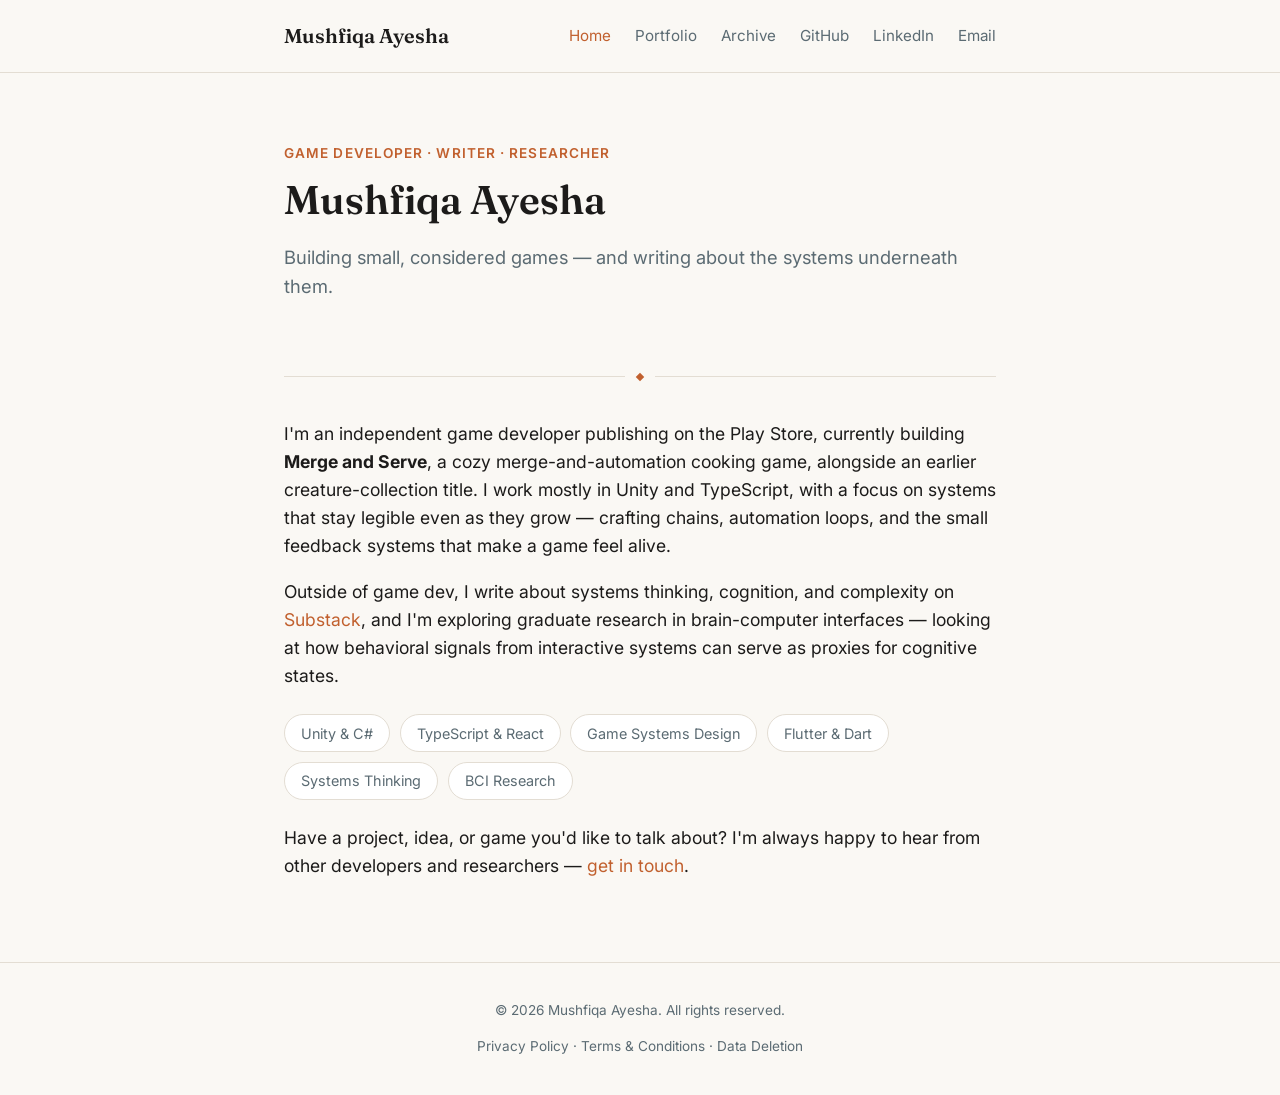
<file: index.html>
<!DOCTYPE html>
<html lang="en">
  <head>
    <meta name="google-site-verification" content="QYNbyWzbSPOrTm-NHjOBRF7Yt7GdUNCPk4q0TXaNxpI" />
    <meta charset="UTF-8" />
    <meta name="viewport" content="width=device-width, initial-scale=1.0" />
    <title>Mushfiqa Ayesha — Game Developer</title>
    <link rel="icon" type="image/x-icon" href="media/favicon.ico" />
    <link rel="preconnect" href="https://fonts.googleapis.com" />
    <link rel="preconnect" href="https://fonts.gstatic.com" crossorigin />
    <link
      href="https://fonts.googleapis.com/css2?family=Fraunces:opsz,wght@9..144,500;9..144,600&family=Inter:wght@400;500;600&display=swap"
      rel="stylesheet"
    />
    <link rel="stylesheet" href="style.css" />
  </head>
  <body>
    <div class="site">
      <header class="site-header">
        <div class="header-inner">
          <a href="index.html" class="brand">Mushfiqa Ayesha</a>
          <nav class="site-nav">
            <a href="index.html" class="active">Home</a>
            <a href="portfolio.html">Portfolio</a>
            <a href="archive.html">Archive</a>
            <a href="https://github.com/MushfiqaAyesha">GitHub</a>
            <a href="https://www.linkedin.com/in/mushfiqa/">LinkedIn</a>
            <a href="mailto:mushfiqaaisha@gmail.com">Email</a>
          </nav>
        </div>
      </header>

      <main>
        <section class="hero">
          <p class="eyebrow">Game Developer · Writer · Researcher</p>
          <h1>Mushfiqa Ayesha</h1>
          <p class="tagline">
            Building small, considered games — and writing about the systems
            underneath them.
          </p>
        </section>

        <div class="divider"><span class="node"></span></div>

        <section class="about">
          <p class="lede">
            I'm an independent game developer publishing on the Play Store,
            currently building <strong>Merge and Serve</strong>, a cozy
            merge-and-automation cooking game, alongside an earlier
            creature-collection title. I work mostly in Unity and TypeScript,
            with a focus on systems that stay legible even as they grow —
            crafting chains, automation loops, and the small feedback systems
            that make a game feel alive.
          </p>
          <p class="lede">
            Outside of game dev, I write about systems thinking, cognition,
            and complexity on
            <a href="https://mushfiqaaisha.substack.com" target="_blank" rel="noopener">Substack</a>,
            and I'm exploring graduate research in brain-computer interfaces —
            looking at how behavioral signals from interactive systems can
            serve as proxies for cognitive states.
          </p>
          <ul class="skills">
            <li>Unity &amp; C#</li>
            <li>TypeScript &amp; React</li>
            <li>Game Systems Design</li>
            <li>Flutter &amp; Dart</li>
            <li>Systems Thinking</li>
            <li>BCI Research</li>
          </ul>
          <p class="lede">
            Have a project, idea, or game you'd like to talk about? I'm always
            happy to hear from other developers and researchers —
            <a href="mailto:mushfiqaaisha@gmail.com">get in touch</a>.
          </p>
        </section>
      </main>

      <footer class="site-footer">
        <p>&copy; 2026 Mushfiqa Ayesha. All rights reserved.</p>
        <p class="legal-links">
          <a href="privacy-policy.html">Privacy Policy</a> ·
          <a href="terms.html">Terms &amp; Conditions</a> ·
          <a href="data-deletion.html">Data Deletion</a>
        </p>
      </footer>
    </div>
  </body>
</html>
</file>
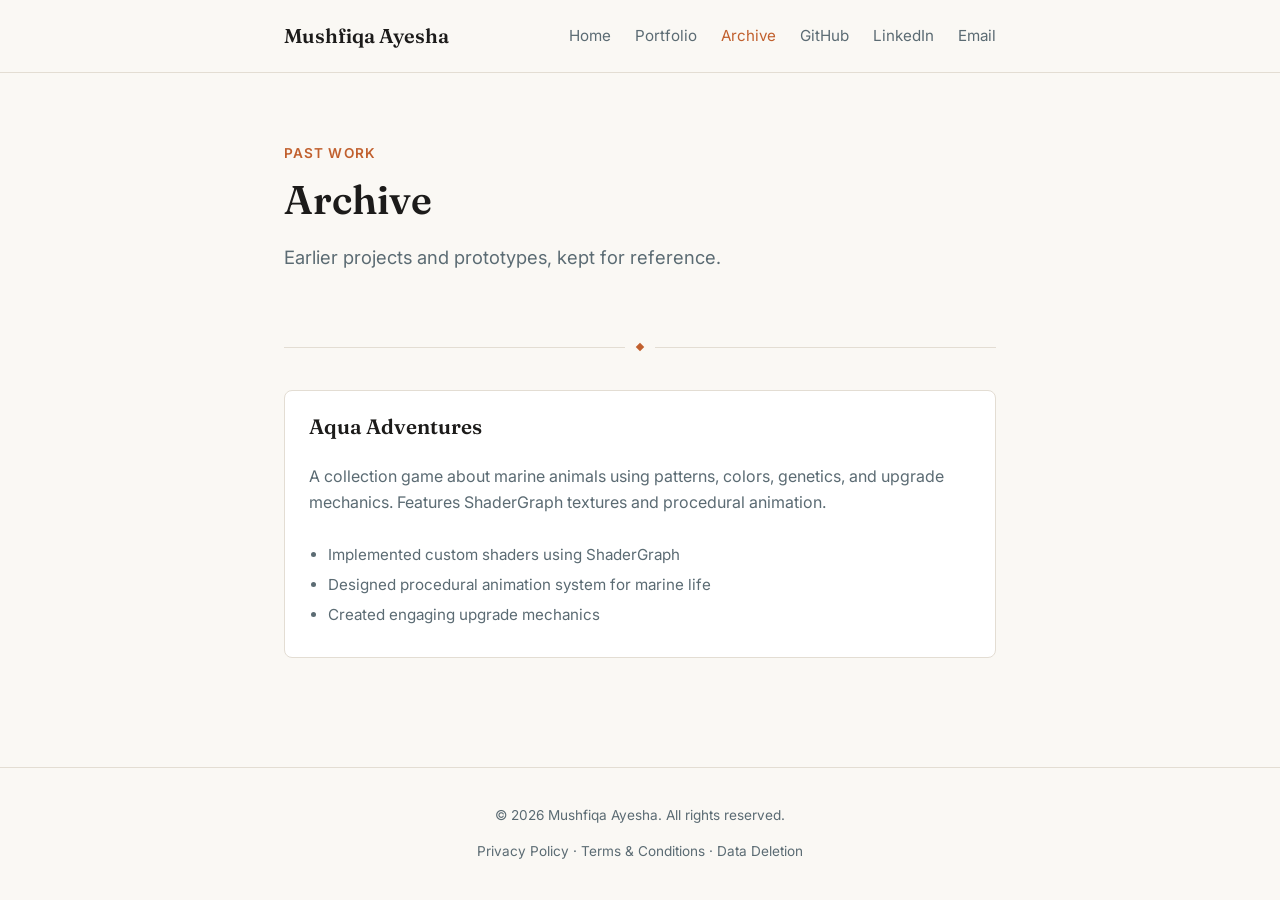
<file: archive.html>
<!DOCTYPE html>
<html lang="en">
  <head>
    <meta charset="UTF-8" />
    <meta name="viewport" content="width=device-width, initial-scale=1.0" />
    <title>Archive — Mushfiqa Ayesha</title>
    <link rel="icon" type="image/x-icon" href="media/favicon.ico" />
    <link rel="preconnect" href="https://fonts.googleapis.com" />
    <link rel="preconnect" href="https://fonts.gstatic.com" crossorigin />
    <link
      href="https://fonts.googleapis.com/css2?family=Fraunces:opsz,wght@9..144,500;9..144,600&family=Inter:wght@400;500;600&display=swap"
      rel="stylesheet"
    />
    <link rel="stylesheet" href="style.css" />
  </head>
  <body>
    <div class="site">
      <header class="site-header">
        <div class="header-inner">
          <a href="index.html" class="brand">Mushfiqa Ayesha</a>
          <nav class="site-nav">
            <a href="index.html">Home</a>
            <a href="portfolio.html">Portfolio</a>
            <a href="archive.html" class="active">Archive</a>
            <a href="https://github.com/MushfiqaAyesha">GitHub</a>
            <a href="https://www.linkedin.com/in/mushfiqa/">LinkedIn</a>
            <a href="mailto:mushfiqaaisha@gmail.com">Email</a>
          </nav>
        </div>
      </header>

      <main>
        <section class="hero">
          <p class="eyebrow">Past Work</p>
          <h1>Archive</h1>
          <p class="tagline">Earlier projects and prototypes, kept for reference.</p>
        </section>

        <div class="divider"><span class="node"></span></div>

        <div class="portfolio-grid">
          <div class="portfolio-item">
            <h3>Aqua Adventures</h3>
            <p>
              A collection game about marine animals using patterns, colors,
              genetics, and upgrade mechanics. Features ShaderGraph textures
              and procedural animation.
            </p>
            <ul>
              <li>Implemented custom shaders using ShaderGraph</li>
              <li>Designed procedural animation system for marine life</li>
              <li>Created engaging upgrade mechanics</li>
            </ul>
          </div>
        </div>
      </main>

      <footer class="site-footer">
        <p>&copy; 2026 Mushfiqa Ayesha. All rights reserved.</p>
        <p class="legal-links">
          <a href="privacy-policy.html">Privacy Policy</a> ·
          <a href="terms.html">Terms &amp; Conditions</a> ·
          <a href="data-deletion.html">Data Deletion</a>
        </p>
      </footer>
    </div>
  </body>
</html>
</file>
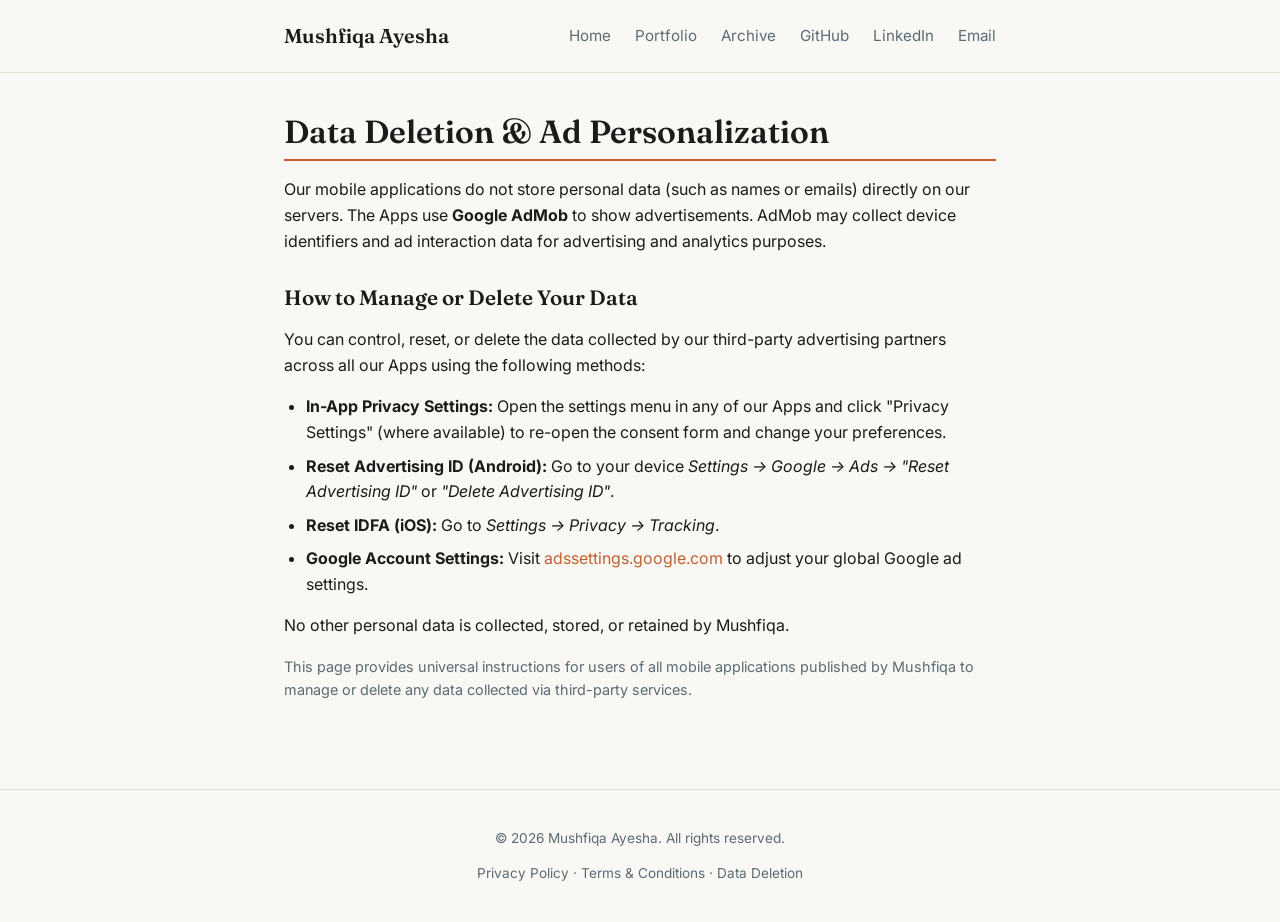
<file: data-deletion.html>
<!DOCTYPE html>
<html lang="en">
  <head>
    <meta charset="UTF-8" />
    <meta name="viewport" content="width=device-width, initial-scale=1.0" />
    <title>Data Deletion — Mushfiqa Ayesha</title>
    <link rel="icon" type="image/x-icon" href="media/favicon.ico" />
    <link rel="preconnect" href="https://fonts.googleapis.com" />
    <link rel="preconnect" href="https://fonts.gstatic.com" crossorigin />
    <link
      href="https://fonts.googleapis.com/css2?family=Fraunces:opsz,wght@9..144,500;9..144,600&family=Inter:wght@400;500;600&display=swap"
      rel="stylesheet"
    />
    <link rel="stylesheet" href="style.css" />
  </head>
  <body>
    <div class="site">
      <header class="site-header">
        <div class="header-inner">
          <a href="index.html" class="brand">Mushfiqa Ayesha</a>
          <nav class="site-nav">
            <a href="index.html">Home</a>
            <a href="portfolio.html">Portfolio</a>
            <a href="archive.html">Archive</a>
            <a href="https://github.com/MushfiqaAyesha">GitHub</a>
            <a href="https://www.linkedin.com/in/mushfiqa/">LinkedIn</a>
            <a href="mailto:mushfiqaaisha@gmail.com">Email</a>
          </nav>
        </div>
      </header>

      <main>
        <article class="legal">
          <h1>Data Deletion &amp; Ad Personalization</h1>

          <p>Our mobile applications do not store personal data (such as names or emails) directly on our servers. The Apps use <strong>Google AdMob</strong> to show advertisements. AdMob may collect device identifiers and ad interaction data for advertising and analytics purposes.</p>

          <h2>How to Manage or Delete Your Data</h2>
          <p>You can control, reset, or delete the data collected by our third-party advertising partners across all our Apps using the following methods:</p>
          <ul>
            <li><strong>In-App Privacy Settings:</strong> Open the settings menu in any of our Apps and click "Privacy Settings" (where available) to re-open the consent form and change your preferences.</li>
            <li><strong>Reset Advertising ID (Android):</strong> Go to your device <em>Settings → Google → Ads → "Reset Advertising ID"</em> or <em>"Delete Advertising ID"</em>.</li>
            <li><strong>Reset IDFA (iOS):</strong> Go to <em>Settings → Privacy → Tracking</em>.</li>
            <li><strong>Google Account Settings:</strong> Visit <a href="https://adssettings.google.com" target="_blank" rel="noopener">adssettings.google.com</a> to adjust your global Google ad settings.</li>
          </ul>

          <p>No other personal data is collected, stored, or retained by Mushfiqa.</p>

          <p class="effective-date">This page provides universal instructions for users of all mobile applications published by Mushfiqa to manage or delete any data collected via third-party services.</p>
        </article>
      </main>

      <footer class="site-footer">
        <p>&copy; 2026 Mushfiqa Ayesha. All rights reserved.</p>
        <p class="legal-links">
          <a href="privacy-policy.html">Privacy Policy</a> ·
          <a href="terms.html">Terms &amp; Conditions</a> ·
          <a href="data-deletion.html">Data Deletion</a>
        </p>
      </footer>
    </div>
  </body>
</html>
</file>
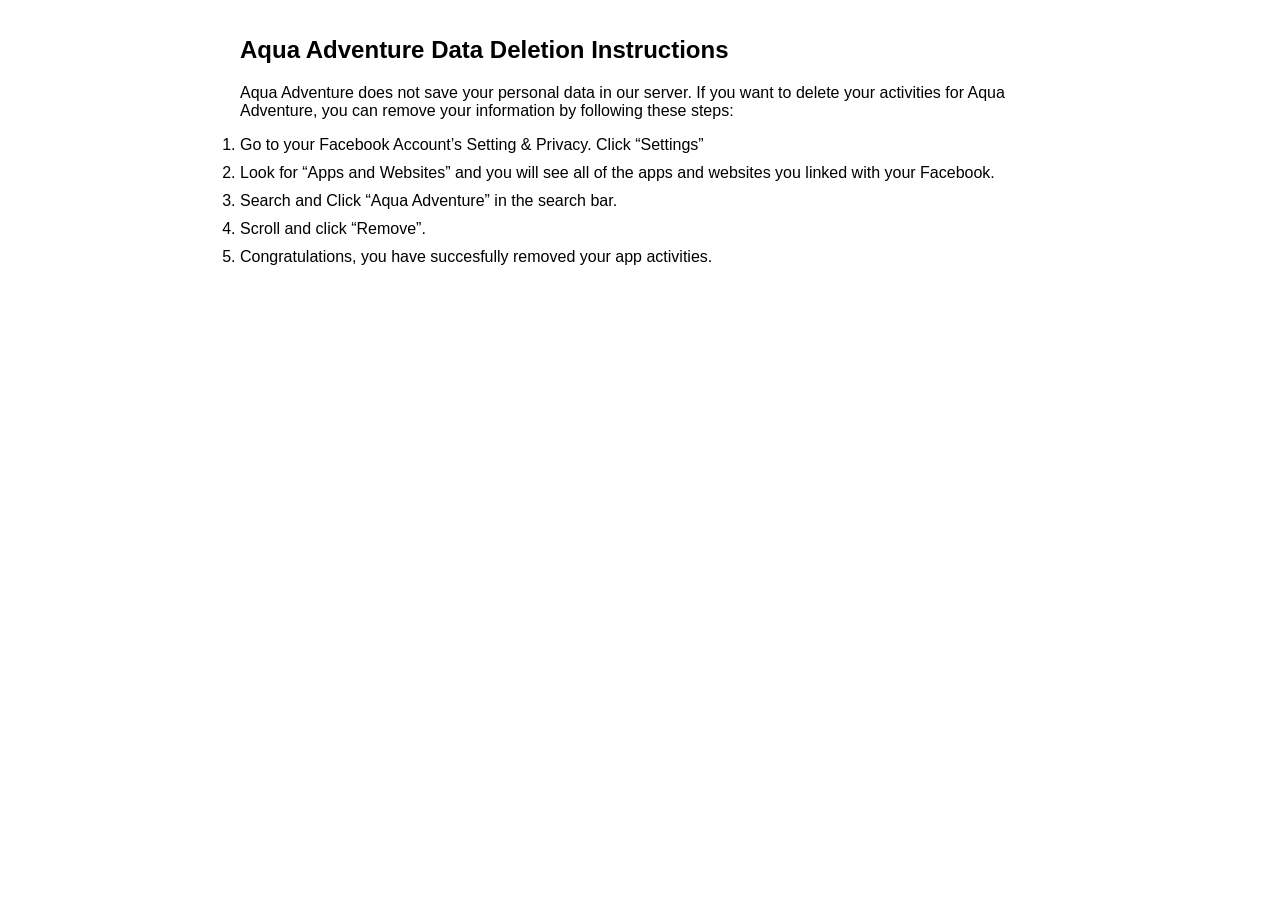
<file: MetaDataDeleteUrl.html>
<html>
  <head>
    <title>Aqua Adventure Data Deletion Instructions</title>
    <style>
      body {
        font-family: sans-serif;
        margin: 0;
        padding: 0;
      }

      .container {
        max-width: 800px;
        margin: 0 auto;
        padding: 20px;
      }

      h1 {
        font-size: 24px;
        font-weight: bold;
        margin-bottom: 20px;
      }

      ol {
        list-style-type: decimal;
        margin: 0;
        padding: 0;
      }

      li {
        margin-bottom: 10px;
      }
    </style>
  </head>
  <body>
    <div class="container">
      <h1>Aqua Adventure Data Deletion Instructions</h1>
      <p>Aqua Adventure does not save your personal data in our server. If you want to delete your activities for Aqua Adventure, you can remove your information by following these steps:</p>
      <ol>
        <li>Go to your Facebook Account’s Setting & Privacy. Click “Settings”</li>
        <li>Look for “Apps and Websites” and you will see all of the apps and websites you linked with your Facebook.</li>
        <li>Search and Click “Aqua Adventure” in the search bar.</li>
        <li>Scroll and click “Remove”.</li>
        <li>Congratulations, you have succesfully removed your app activities.</li>
      </ol>
    </div>
  </body>
</html>
</file>
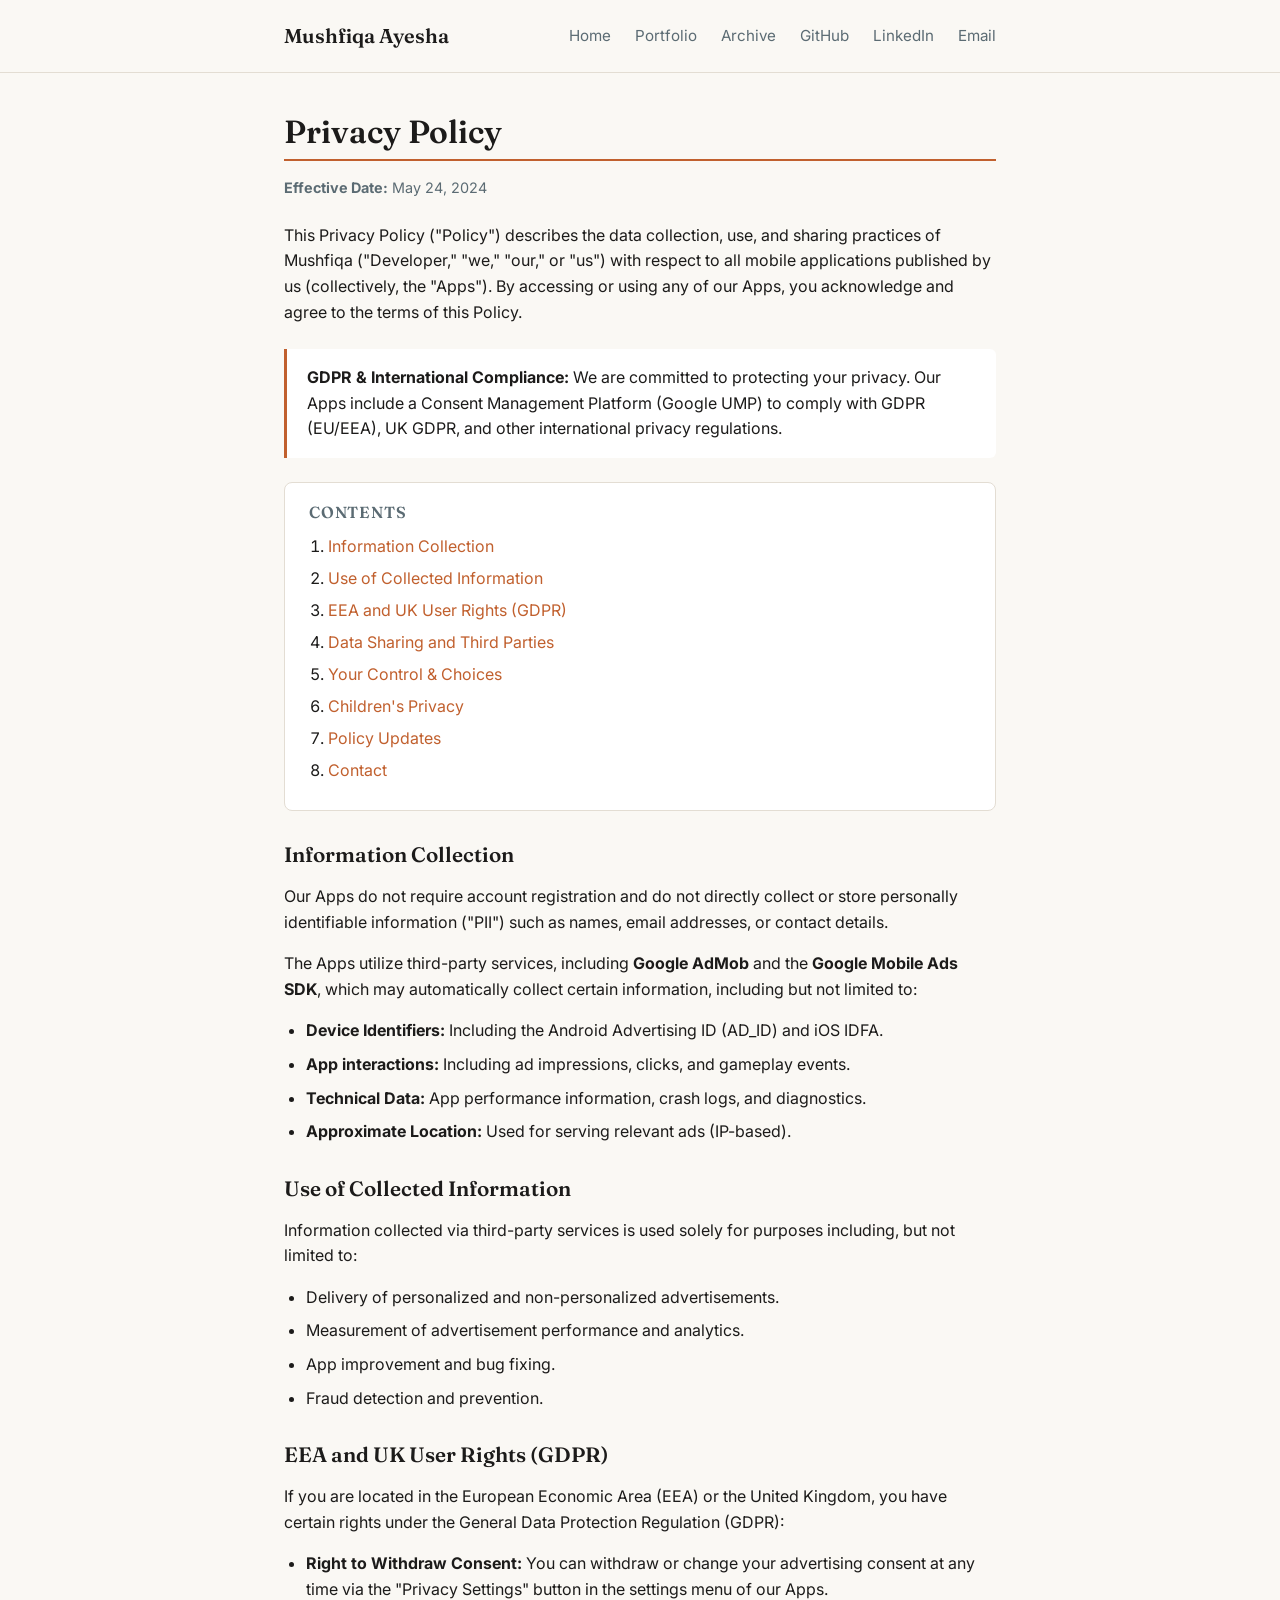
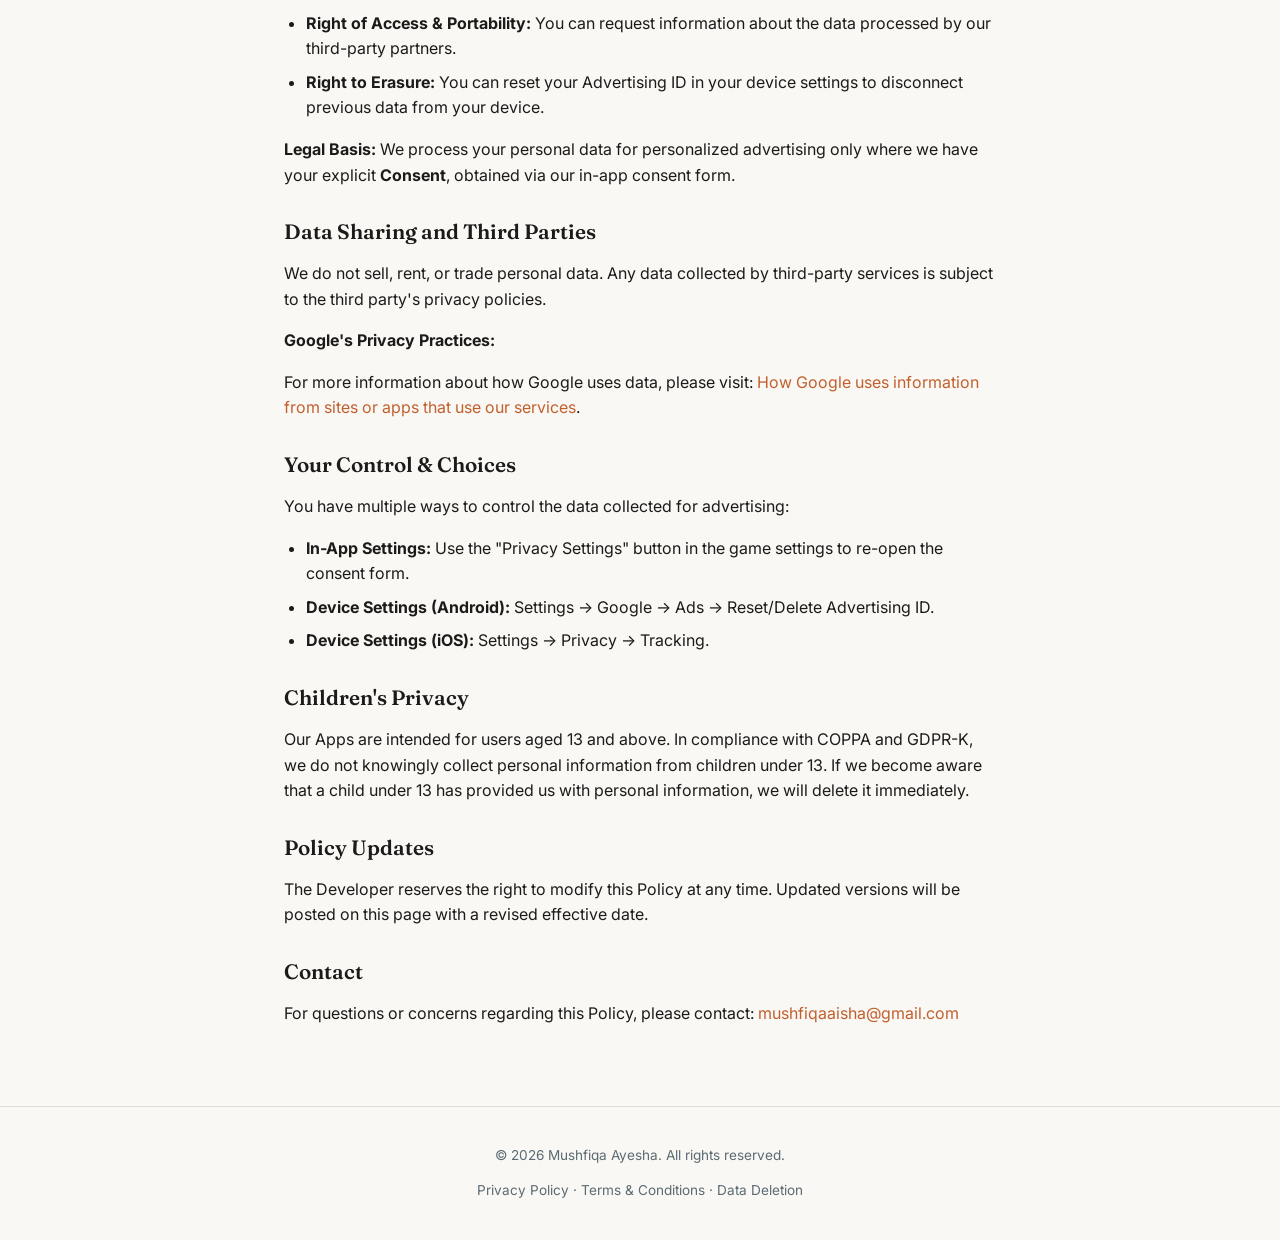
<file: privacy-policy.html>
<!DOCTYPE html>
<html lang="en">
  <head>
    <meta charset="UTF-8" />
    <meta name="viewport" content="width=device-width, initial-scale=1.0" />
    <title>Privacy Policy — Mushfiqa Ayesha</title>
    <link rel="icon" type="image/x-icon" href="media/favicon.ico" />
    <link rel="preconnect" href="https://fonts.googleapis.com" />
    <link rel="preconnect" href="https://fonts.gstatic.com" crossorigin />
    <link
      href="https://fonts.googleapis.com/css2?family=Fraunces:opsz,wght@9..144,500;9..144,600&family=Inter:wght@400;500;600&display=swap"
      rel="stylesheet"
    />
    <link rel="stylesheet" href="style.css" />
  </head>
  <body>
    <div class="site">
      <header class="site-header">
        <div class="header-inner">
          <a href="index.html" class="brand">Mushfiqa Ayesha</a>
          <nav class="site-nav">
            <a href="index.html">Home</a>
            <a href="portfolio.html">Portfolio</a>
            <a href="archive.html">Archive</a>
            <a href="https://github.com/MushfiqaAyesha">GitHub</a>
            <a href="https://www.linkedin.com/in/mushfiqa/">LinkedIn</a>
            <a href="mailto:mushfiqaaisha@gmail.com">Email</a>
          </nav>
        </div>
      </header>

      <main>
        <article class="legal">
          <h1>Privacy Policy</h1>
          <p class="effective-date"><strong>Effective Date:</strong> May 24, 2024</p>

          <p>This Privacy Policy ("Policy") describes the data collection, use, and sharing practices of Mushfiqa ("Developer," "we," "our," or "us") with respect to all mobile applications published by us (collectively, the "Apps"). By accessing or using any of our Apps, you acknowledge and agree to the terms of this Policy.</p>

          <div class="compliance-box">
            <strong>GDPR &amp; International Compliance:</strong> We are committed to protecting your privacy. Our Apps include a Consent Management Platform (Google UMP) to comply with GDPR (EU/EEA), UK GDPR, and other international privacy regulations.
          </div>

          <nav class="toc" aria-label="Table of contents">
            <h2>Contents</h2>
            <ol>
              <li><a href="#information-collection">Information Collection</a></li>
              <li><a href="#use-of-collected-information">Use of Collected Information</a></li>
              <li><a href="#eea-uk-rights">EEA and UK User Rights (GDPR)</a></li>
              <li><a href="#data-sharing">Data Sharing and Third Parties</a></li>
              <li><a href="#your-control">Your Control &amp; Choices</a></li>
              <li><a href="#childrens-privacy">Children's Privacy</a></li>
              <li><a href="#policy-updates">Policy Updates</a></li>
              <li><a href="#contact">Contact</a></li>
            </ol>
          </nav>

          <h2 id="information-collection">Information Collection</h2>
          <p>Our Apps do not require account registration and do not directly collect or store personally identifiable information ("PII") such as names, email addresses, or contact details.</p>

          <p>The Apps utilize third-party services, including <strong>Google AdMob</strong> and the <strong>Google Mobile Ads SDK</strong>, which may automatically collect certain information, including but not limited to:</p>
          <ul>
            <li><strong>Device Identifiers:</strong> Including the Android Advertising ID (AD_ID) and iOS IDFA.</li>
            <li><strong>App interactions:</strong> Including ad impressions, clicks, and gameplay events.</li>
            <li><strong>Technical Data:</strong> App performance information, crash logs, and diagnostics.</li>
            <li><strong>Approximate Location:</strong> Used for serving relevant ads (IP-based).</li>
          </ul>

          <h2 id="use-of-collected-information">Use of Collected Information</h2>
          <p>Information collected via third-party services is used solely for purposes including, but not limited to:</p>
          <ul>
            <li>Delivery of personalized and non-personalized advertisements.</li>
            <li>Measurement of advertisement performance and analytics.</li>
            <li>App improvement and bug fixing.</li>
            <li>Fraud detection and prevention.</li>
          </ul>

          <h2 id="eea-uk-rights">EEA and UK User Rights (GDPR)</h2>
          <p>If you are located in the European Economic Area (EEA) or the United Kingdom, you have certain rights under the General Data Protection Regulation (GDPR):</p>
          <ul>
            <li><strong>Right to Withdraw Consent:</strong> You can withdraw or change your advertising consent at any time via the "Privacy Settings" button in the settings menu of our Apps.</li>
            <li><strong>Right of Access &amp; Portability:</strong> You can request information about the data processed by our third-party partners.</li>
            <li><strong>Right to Erasure:</strong> You can reset your Advertising ID in your device settings to disconnect previous data from your device.</li>
          </ul>
          <p><strong>Legal Basis:</strong> We process your personal data for personalized advertising only where we have your explicit <strong>Consent</strong>, obtained via our in-app consent form.</p>

          <h2 id="data-sharing">Data Sharing and Third Parties</h2>
          <p>We do not sell, rent, or trade personal data. Any data collected by third-party services is subject to the third party's privacy policies.</p>

          <p><strong>Google's Privacy Practices:</strong></p>
          <p>For more information about how Google uses data, please visit: <a href="https://policies.google.com/technologies/partner-sites" target="_blank" rel="noopener">How Google uses information from sites or apps that use our services</a>.</p>

          <h2 id="your-control">Your Control &amp; Choices</h2>
          <p>You have multiple ways to control the data collected for advertising:</p>
          <ul>
            <li><strong>In-App Settings:</strong> Use the "Privacy Settings" button in the game settings to re-open the consent form.</li>
            <li><strong>Device Settings (Android):</strong> Settings → Google → Ads → Reset/Delete Advertising ID.</li>
            <li><strong>Device Settings (iOS):</strong> Settings → Privacy → Tracking.</li>
          </ul>

          <h2 id="childrens-privacy">Children's Privacy</h2>
          <p>Our Apps are intended for users aged 13 and above. In compliance with COPPA and GDPR-K, we do not knowingly collect personal information from children under 13. If we become aware that a child under 13 has provided us with personal information, we will delete it immediately.</p>

          <h2 id="policy-updates">Policy Updates</h2>
          <p>The Developer reserves the right to modify this Policy at any time. Updated versions will be posted on this page with a revised effective date.</p>

          <h2 id="contact">Contact</h2>
          <p>For questions or concerns regarding this Policy, please contact: <a href="mailto:mushfiqaaisha@gmail.com">mushfiqaaisha@gmail.com</a></p>
        </article>
      </main>

      <footer class="site-footer">
        <p>&copy; 2026 Mushfiqa Ayesha. All rights reserved.</p>
        <p class="legal-links">
          <a href="privacy-policy.html">Privacy Policy</a> ·
          <a href="terms.html">Terms &amp; Conditions</a> ·
          <a href="data-deletion.html">Data Deletion</a>
        </p>
      </footer>
    </div>
  </body>
</html>
</file>
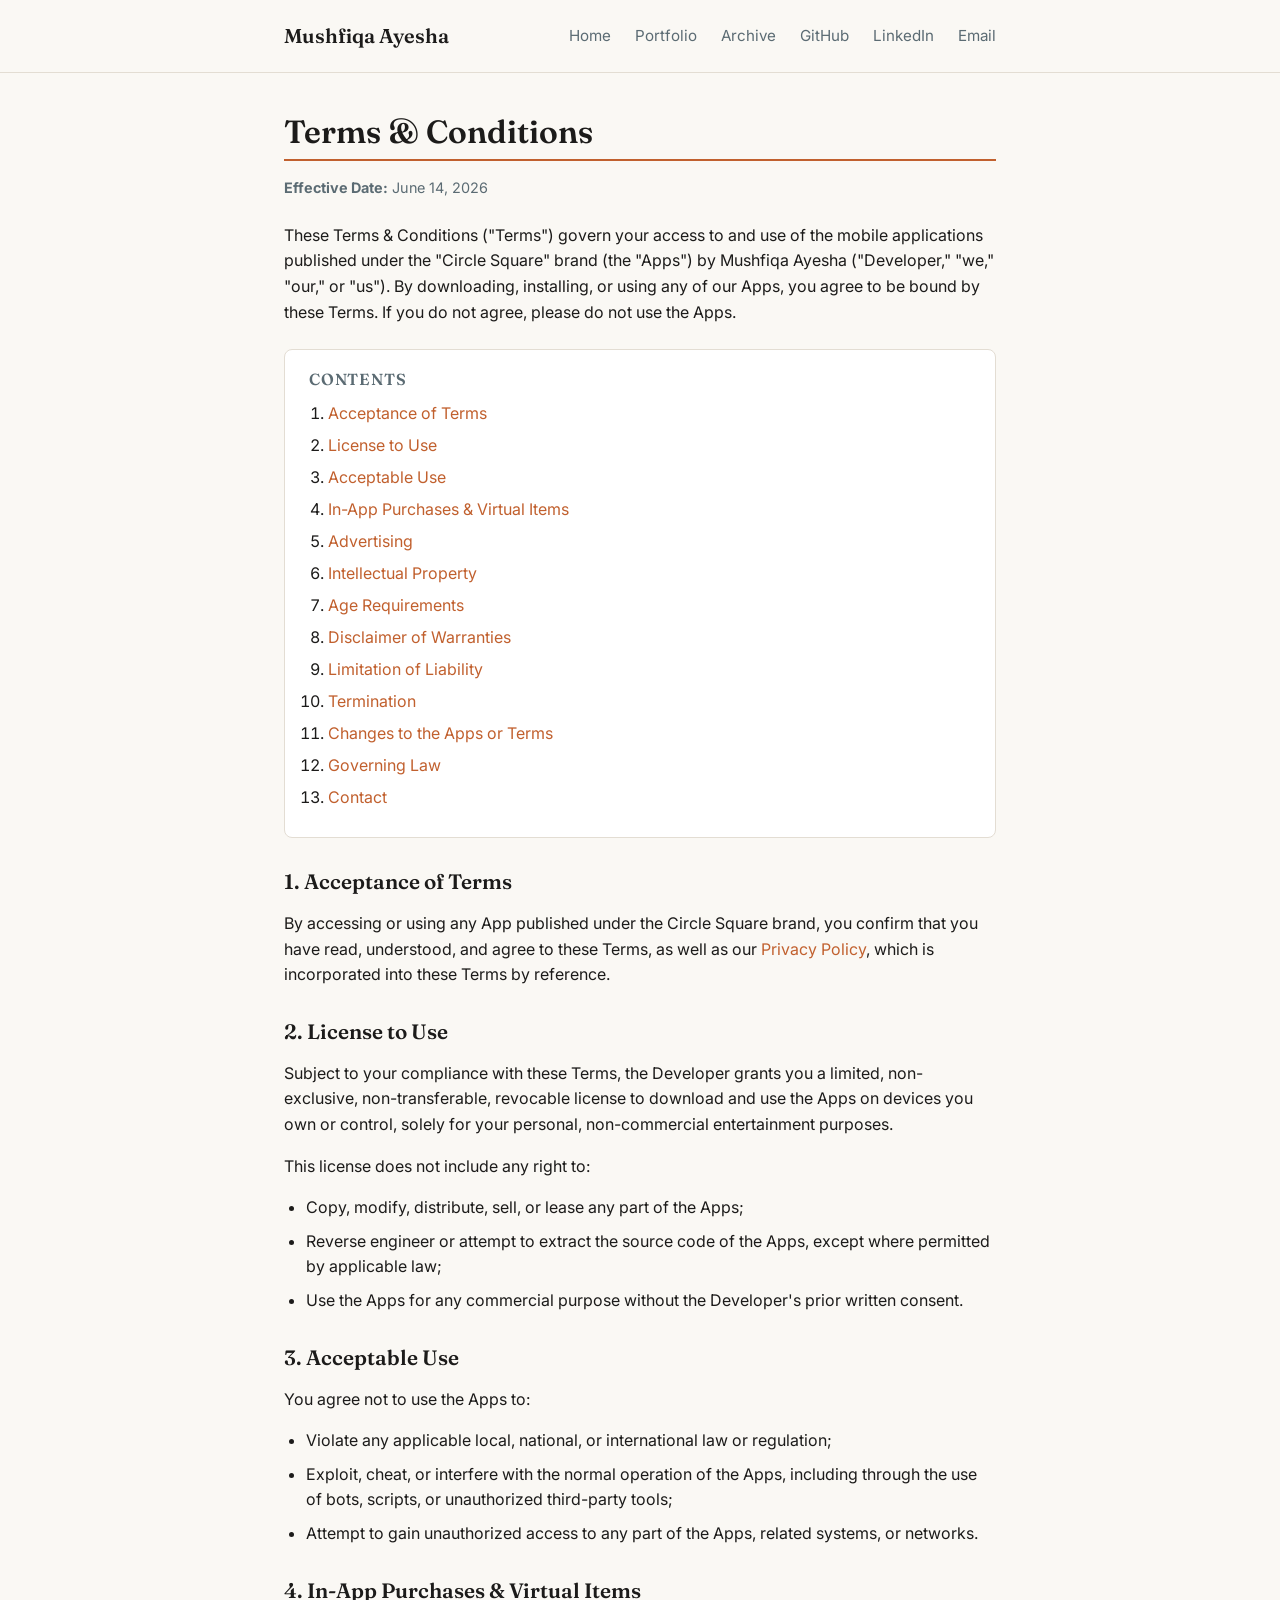
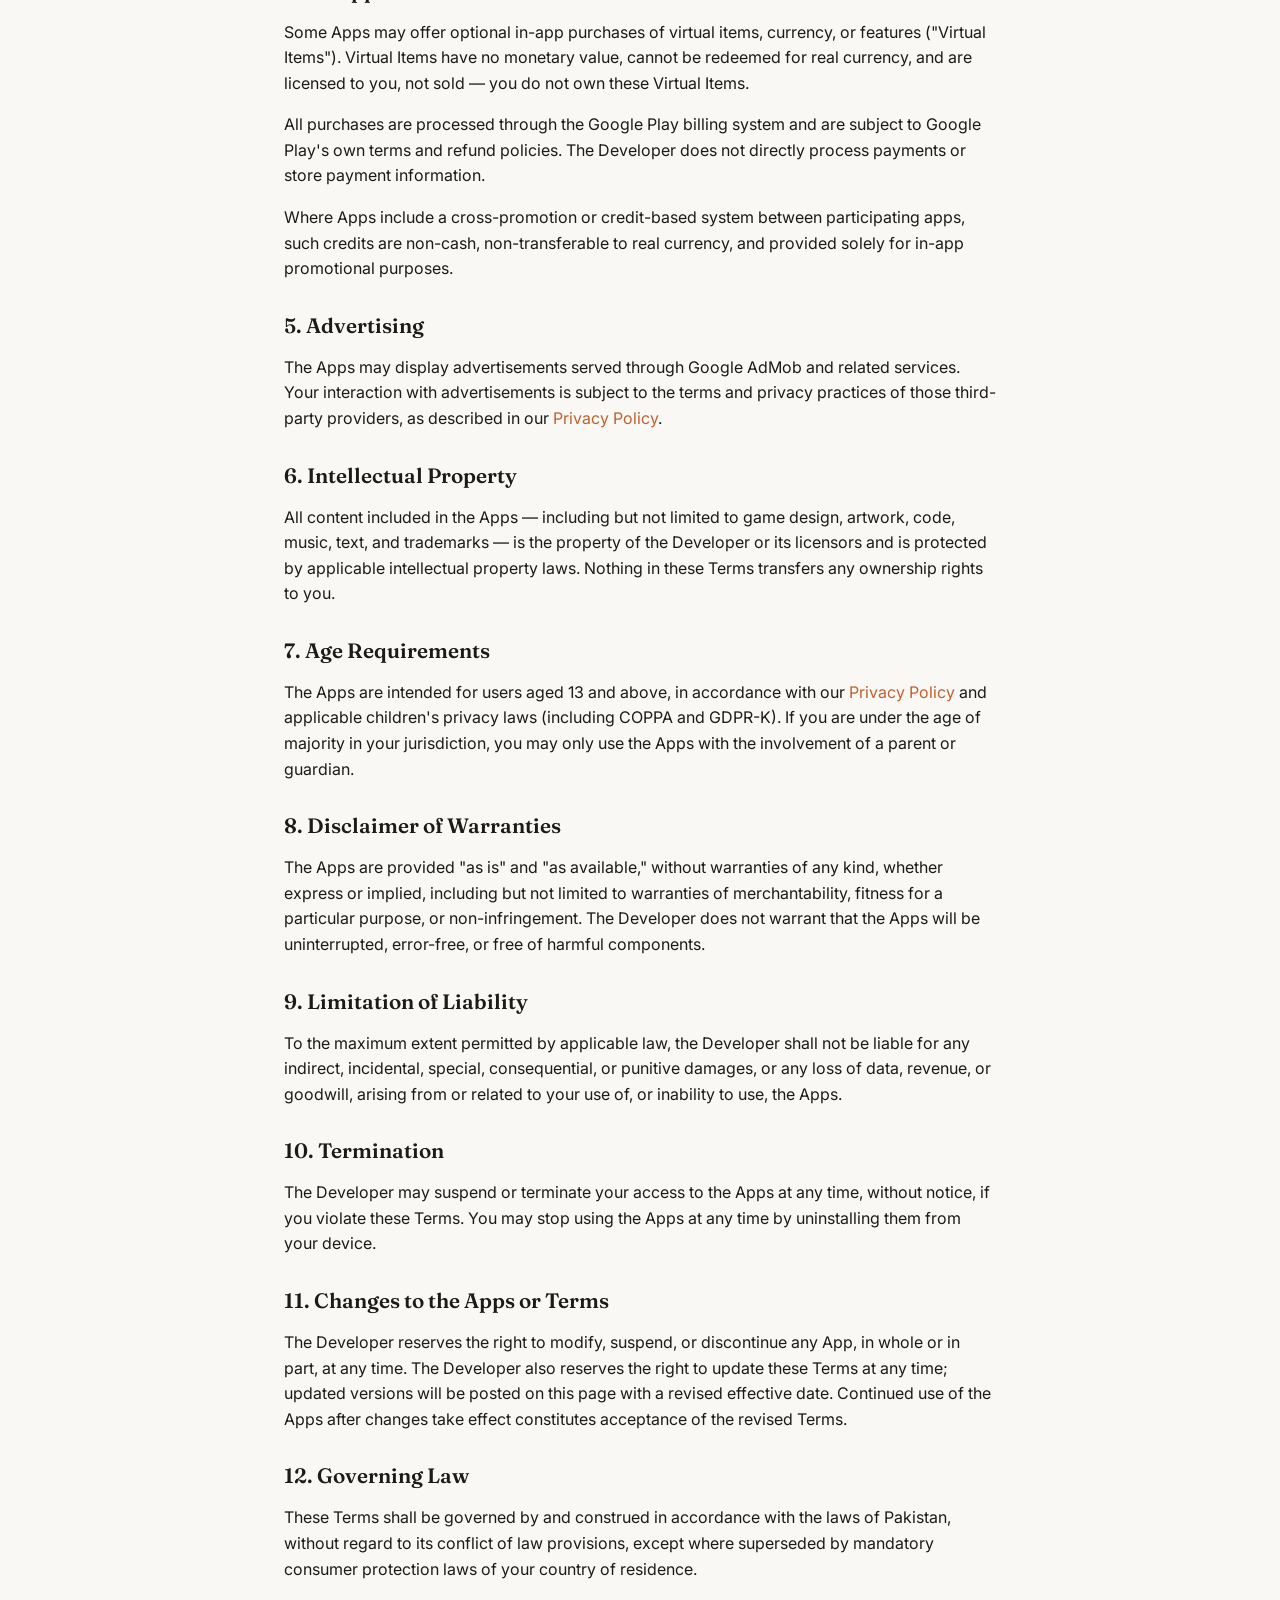
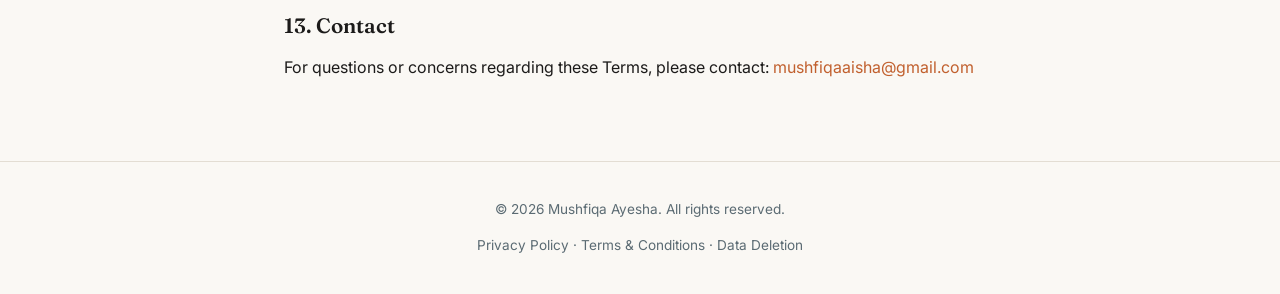
<file: terms.html>
<!DOCTYPE html>
<html lang="en">
  <head>
    <meta charset="UTF-8" />
    <meta name="viewport" content="width=device-width, initial-scale=1.0" />
    <title>Terms &amp; Conditions — Mushfiqa Ayesha</title>
    <link rel="icon" type="image/x-icon" href="media/favicon.ico" />
    <link rel="preconnect" href="https://fonts.googleapis.com" />
    <link rel="preconnect" href="https://fonts.gstatic.com" crossorigin />
    <link
      href="https://fonts.googleapis.com/css2?family=Fraunces:opsz,wght@9..144,500;9..144,600&family=Inter:wght@400;500;600&display=swap"
      rel="stylesheet"
    />
    <link rel="stylesheet" href="style.css" />
  </head>
  <body>
    <div class="site">
      <header class="site-header">
        <div class="header-inner">
          <a href="index.html" class="brand">Mushfiqa Ayesha</a>
          <nav class="site-nav">
            <a href="index.html">Home</a>
            <a href="portfolio.html">Portfolio</a>
            <a href="archive.html">Archive</a>
            <a href="https://github.com/MushfiqaAyesha">GitHub</a>
            <a href="https://www.linkedin.com/in/mushfiqa/">LinkedIn</a>
            <a href="mailto:mushfiqaaisha@gmail.com">Email</a>
          </nav>
        </div>
      </header>

      <main>
        <article class="legal">
          <h1>Terms &amp; Conditions</h1>
          <p class="effective-date"><strong>Effective Date:</strong> June 14, 2026</p>

          <p>These Terms &amp; Conditions ("Terms") govern your access to and use of the mobile applications published under the "Circle Square" brand (the "Apps") by Mushfiqa Ayesha ("Developer," "we," "our," or "us"). By downloading, installing, or using any of our Apps, you agree to be bound by these Terms. If you do not agree, please do not use the Apps.</p>

          <nav class="toc" aria-label="Table of contents">
            <h2>Contents</h2>
            <ol>
              <li><a href="#acceptance">Acceptance of Terms</a></li>
              <li><a href="#license">License to Use</a></li>
              <li><a href="#acceptable-use">Acceptable Use</a></li>
              <li><a href="#in-app-purchases">In-App Purchases &amp; Virtual Items</a></li>
              <li><a href="#advertising">Advertising</a></li>
              <li><a href="#intellectual-property">Intellectual Property</a></li>
              <li><a href="#age-requirements">Age Requirements</a></li>
              <li><a href="#disclaimer">Disclaimer of Warranties</a></li>
              <li><a href="#liability">Limitation of Liability</a></li>
              <li><a href="#termination">Termination</a></li>
              <li><a href="#changes">Changes to the Apps or Terms</a></li>
              <li><a href="#governing-law">Governing Law</a></li>
              <li><a href="#contact">Contact</a></li>
            </ol>
          </nav>

          <h2 id="acceptance">1. Acceptance of Terms</h2>
          <p>By accessing or using any App published under the Circle Square brand, you confirm that you have read, understood, and agree to these Terms, as well as our <a href="privacy-policy.html">Privacy Policy</a>, which is incorporated into these Terms by reference.</p>

          <h2 id="license">2. License to Use</h2>
          <p>Subject to your compliance with these Terms, the Developer grants you a limited, non-exclusive, non-transferable, revocable license to download and use the Apps on devices you own or control, solely for your personal, non-commercial entertainment purposes.</p>
          <p>This license does not include any right to:</p>
          <ul>
            <li>Copy, modify, distribute, sell, or lease any part of the Apps;</li>
            <li>Reverse engineer or attempt to extract the source code of the Apps, except where permitted by applicable law;</li>
            <li>Use the Apps for any commercial purpose without the Developer's prior written consent.</li>
          </ul>

          <h2 id="acceptable-use">3. Acceptable Use</h2>
          <p>You agree not to use the Apps to:</p>
          <ul>
            <li>Violate any applicable local, national, or international law or regulation;</li>
            <li>Exploit, cheat, or interfere with the normal operation of the Apps, including through the use of bots, scripts, or unauthorized third-party tools;</li>
            <li>Attempt to gain unauthorized access to any part of the Apps, related systems, or networks.</li>
          </ul>

          <h2 id="in-app-purchases">4. In-App Purchases &amp; Virtual Items</h2>
          <p>Some Apps may offer optional in-app purchases of virtual items, currency, or features ("Virtual Items"). Virtual Items have no monetary value, cannot be redeemed for real currency, and are licensed to you, not sold — you do not own these Virtual Items.</p>
          <p>All purchases are processed through the Google Play billing system and are subject to Google Play's own terms and refund policies. The Developer does not directly process payments or store payment information.</p>
          <p>Where Apps include a cross-promotion or credit-based system between participating apps, such credits are non-cash, non-transferable to real currency, and provided solely for in-app promotional purposes.</p>

          <h2 id="advertising">5. Advertising</h2>
          <p>The Apps may display advertisements served through Google AdMob and related services. Your interaction with advertisements is subject to the terms and privacy practices of those third-party providers, as described in our <a href="privacy-policy.html">Privacy Policy</a>.</p>

          <h2 id="intellectual-property">6. Intellectual Property</h2>
          <p>All content included in the Apps — including but not limited to game design, artwork, code, music, text, and trademarks — is the property of the Developer or its licensors and is protected by applicable intellectual property laws. Nothing in these Terms transfers any ownership rights to you.</p>

          <h2 id="age-requirements">7. Age Requirements</h2>
          <p>The Apps are intended for users aged 13 and above, in accordance with our <a href="privacy-policy.html">Privacy Policy</a> and applicable children's privacy laws (including COPPA and GDPR-K). If you are under the age of majority in your jurisdiction, you may only use the Apps with the involvement of a parent or guardian.</p>

          <h2 id="disclaimer">8. Disclaimer of Warranties</h2>
          <p>The Apps are provided "as is" and "as available," without warranties of any kind, whether express or implied, including but not limited to warranties of merchantability, fitness for a particular purpose, or non-infringement. The Developer does not warrant that the Apps will be uninterrupted, error-free, or free of harmful components.</p>

          <h2 id="liability">9. Limitation of Liability</h2>
          <p>To the maximum extent permitted by applicable law, the Developer shall not be liable for any indirect, incidental, special, consequential, or punitive damages, or any loss of data, revenue, or goodwill, arising from or related to your use of, or inability to use, the Apps.</p>

          <h2 id="termination">10. Termination</h2>
          <p>The Developer may suspend or terminate your access to the Apps at any time, without notice, if you violate these Terms. You may stop using the Apps at any time by uninstalling them from your device.</p>

          <h2 id="changes">11. Changes to the Apps or Terms</h2>
          <p>The Developer reserves the right to modify, suspend, or discontinue any App, in whole or in part, at any time. The Developer also reserves the right to update these Terms at any time; updated versions will be posted on this page with a revised effective date. Continued use of the Apps after changes take effect constitutes acceptance of the revised Terms.</p>

          <h2 id="governing-law">12. Governing Law</h2>
          <p>These Terms shall be governed by and construed in accordance with the laws of Pakistan, without regard to its conflict of law provisions, except where superseded by mandatory consumer protection laws of your country of residence.</p>

          <h2 id="contact">13. Contact</h2>
          <p>For questions or concerns regarding these Terms, please contact: <a href="mailto:mushfiqaaisha@gmail.com">mushfiqaaisha@gmail.com</a></p>
        </article>
      </main>

      <footer class="site-footer">
        <p>&copy; 2026 Mushfiqa Ayesha. All rights reserved.</p>
        <p class="legal-links">
          <a href="privacy-policy.html">Privacy Policy</a> ·
          <a href="terms.html">Terms &amp; Conditions</a> ·
          <a href="data-deletion.html">Data Deletion</a>
        </p>
      </footer>
    </div>
  </body>
</html>
</file>
<file: style.css>
:root {
  --bg: #faf8f4;
  --ink: #1c1b1a;
  --accent: #c1602e;
  --slate: #5b6b73;
  --line: #e3ddd3;
  --card-bg: #ffffff;
  --max-width: 760px;
}

* {
  box-sizing: border-box;
}

body {
  font-family: "Inter", -apple-system, BlinkMacSystemFont, "Segoe UI", sans-serif;
  background-color: var(--bg);
  color: var(--ink);
  margin: 0;
  padding: 0;
  line-height: 1.6;
  -webkit-font-smoothing: antialiased;
}

h1, h2, h3 {
  font-family: "Fraunces", Georgia, serif;
  font-weight: 600;
  line-height: 1.2;
  margin: 0 0 0.5em;
}

a {
  color: var(--accent);
  text-decoration: none;
}

a:hover {
  text-decoration: underline;
}

a:focus-visible,
button:focus-visible {
  outline: 2px solid var(--accent);
  outline-offset: 2px;
}

/* Layout */
.site {
  display: flex;
  flex-direction: column;
  min-height: 100vh;
}

.site-header {
  border-bottom: 1px solid var(--line);
  background-color: var(--bg);
  position: sticky;
  top: 0;
  z-index: 10;
}

.site-header .header-inner {
  max-width: var(--max-width);
  margin: 0 auto;
  padding: 1.25rem 1.5rem;
  display: flex;
  align-items: center;
  justify-content: space-between;
  gap: 1rem;
  flex-wrap: wrap;
}

.brand {
  font-family: "Fraunces", Georgia, serif;
  font-size: 1.25rem;
  font-weight: 600;
  color: var(--ink);
  text-decoration: none;
}

.brand:hover {
  text-decoration: none;
  color: var(--accent);
}

.site-nav {
  display: flex;
  gap: 1.5rem;
  flex-wrap: wrap;
}

.site-nav a {
  color: var(--slate);
  font-size: 0.95rem;
}

.site-nav a:hover,
.site-nav a.active {
  color: var(--accent);
}

main {
  flex: 1;
  max-width: var(--max-width);
  margin: 0 auto;
  padding: 2.5rem 1.5rem 4rem;
  width: 100%;
}

/* Signature divider: thin rule with a small diamond node */
.divider {
  display: flex;
  align-items: center;
  gap: 0.75rem;
  margin: 2.5rem 0;
}

.divider::before,
.divider::after {
  content: "";
  flex: 1;
  height: 1px;
  background-color: var(--line);
}

.divider .node {
  width: 6px;
  height: 6px;
  background-color: var(--accent);
  transform: rotate(45deg);
  flex-shrink: 0;
}

/* Hero */
.hero {
  padding: 1rem 0 2rem;
}

.hero .eyebrow {
  font-size: 0.85rem;
  letter-spacing: 0.08em;
  text-transform: uppercase;
  color: var(--accent);
  margin-bottom: 0.75rem;
  font-weight: 600;
}

.hero h1 {
  font-size: 2.5rem;
  margin-bottom: 0.5rem;
}

.hero .tagline {
  font-size: 1.15rem;
  color: var(--slate);
  margin-bottom: 0;
}

/* About / content blocks */
.lede {
  font-size: 1.1rem;
  color: var(--ink);
}

.skills {
  list-style: none;
  padding: 0;
  display: flex;
  flex-wrap: wrap;
  gap: 0.6rem;
  margin: 1.5rem 0;
}

.skills li {
  background-color: var(--card-bg);
  border: 1px solid var(--line);
  border-radius: 999px;
  padding: 0.4rem 1rem;
  font-size: 0.9rem;
  color: var(--slate);
}

/* Portfolio grid */
.portfolio-grid {
  display: grid;
  grid-template-columns: repeat(auto-fit, minmax(280px, 1fr));
  gap: 1.5rem;
  margin-top: 1.5rem;
}

.portfolio-item {
  background-color: var(--card-bg);
  border: 1px solid var(--line);
  border-radius: 8px;
  padding: 1.5rem;
  display: flex;
  flex-direction: column;
}

.portfolio-item img {
  width: 100%;
  border-radius: 6px;
  margin-bottom: 1rem;
  object-fit: cover;
  height: 180px;
}

.portfolio-item h3 {
  font-size: 1.3rem;
  margin-bottom: 0.5rem;
}

.portfolio-item p {
  color: var(--slate);
  flex-grow: 1;
}

.portfolio-item ul {
  padding-left: 1.2rem;
  margin: 0.75rem 0 0;
  color: var(--slate);
  font-size: 0.95rem;
}

.portfolio-item ul li {
  margin-bottom: 0.35rem;
}

.portfolio-actions {
  display: flex;
  align-items: center;
  justify-content: center;
  gap: 0.6rem;
  margin-top: 1.25rem;
  flex-wrap: wrap;
}

.portfolio-actions img {
  max-width: 100%;
  height: auto;
}
.btn {
  display: inline-flex;
  align-items: center;
  justify-content: center;
  padding: 0.55rem 1.1rem;
  border-radius: 6px;
  font-size: 0.9rem;
  font-weight: 600;
  text-decoration: none;
  border: 1px solid transparent;
  transition: opacity 0.15s ease;
}

.btn:hover {
  text-decoration: none;
  opacity: 0.85;
}

.btn-primary {
  background-color: var(--accent);
  color: #ffffff;
}

/* Footer */
.site-footer {
  border-top: 1px solid var(--line);
  padding: 1.5rem;
  text-align: center;
  font-size: 0.85rem;
  color: var(--slate);
}

.site-footer .legal-links {
  margin-top: 0.5rem;
}

.site-footer a {
  color: var(--slate);
}

.site-footer a:hover {
  color: var(--accent);
}

/* Legal pages (privacy, terms, data deletion) */
.legal {
  max-width: 720px;
}

.legal h1 {
  font-size: 2rem;
  border-bottom: 2px solid var(--accent);
  padding-bottom: 0.5rem;
  margin-bottom: 0.25rem;
}

.legal .effective-date {
  color: var(--slate);
  font-size: 0.9rem;
  margin-bottom: 1.5rem;
}

.legal h2 {
  font-size: 1.3rem;
  margin-top: 2rem;
  color: var(--ink);
}

.legal ul {
  padding-left: 1.4rem;
}

.legal li {
  margin-bottom: 0.5rem;
}

.compliance-box {
  background-color: var(--card-bg);
  border-left: 3px solid var(--accent);
  padding: 1rem 1.25rem;
  margin: 1.5rem 0;
  border-radius: 0 6px 6px 0;
}

.toc {
  background-color: var(--card-bg);
  border: 1px solid var(--line);
  border-radius: 8px;
  padding: 1.25rem 1.5rem;
  margin: 1.5rem 0 2rem;
}

.toc h2 {
  font-size: 1rem;
  text-transform: uppercase;
  letter-spacing: 0.05em;
  margin-top: 0;
  margin-bottom: 0.75rem;
  color: var(--slate);
}

.toc ol {
  padding-left: 1.2rem;
  margin: 0;
}

.toc li {
  margin-bottom: 0.4rem;
}

/* Responsive */
@media (max-width: 600px) {
  .hero h1 {
    font-size: 2rem;
  }

  .site-header .header-inner {
    flex-direction: column;
    align-items: flex-start;
  }
}

/* Reduced motion */
@media (prefers-reduced-motion: reduce) {
  * {
    transition: none !important;
    animation: none !important;
  }
}
</file>
